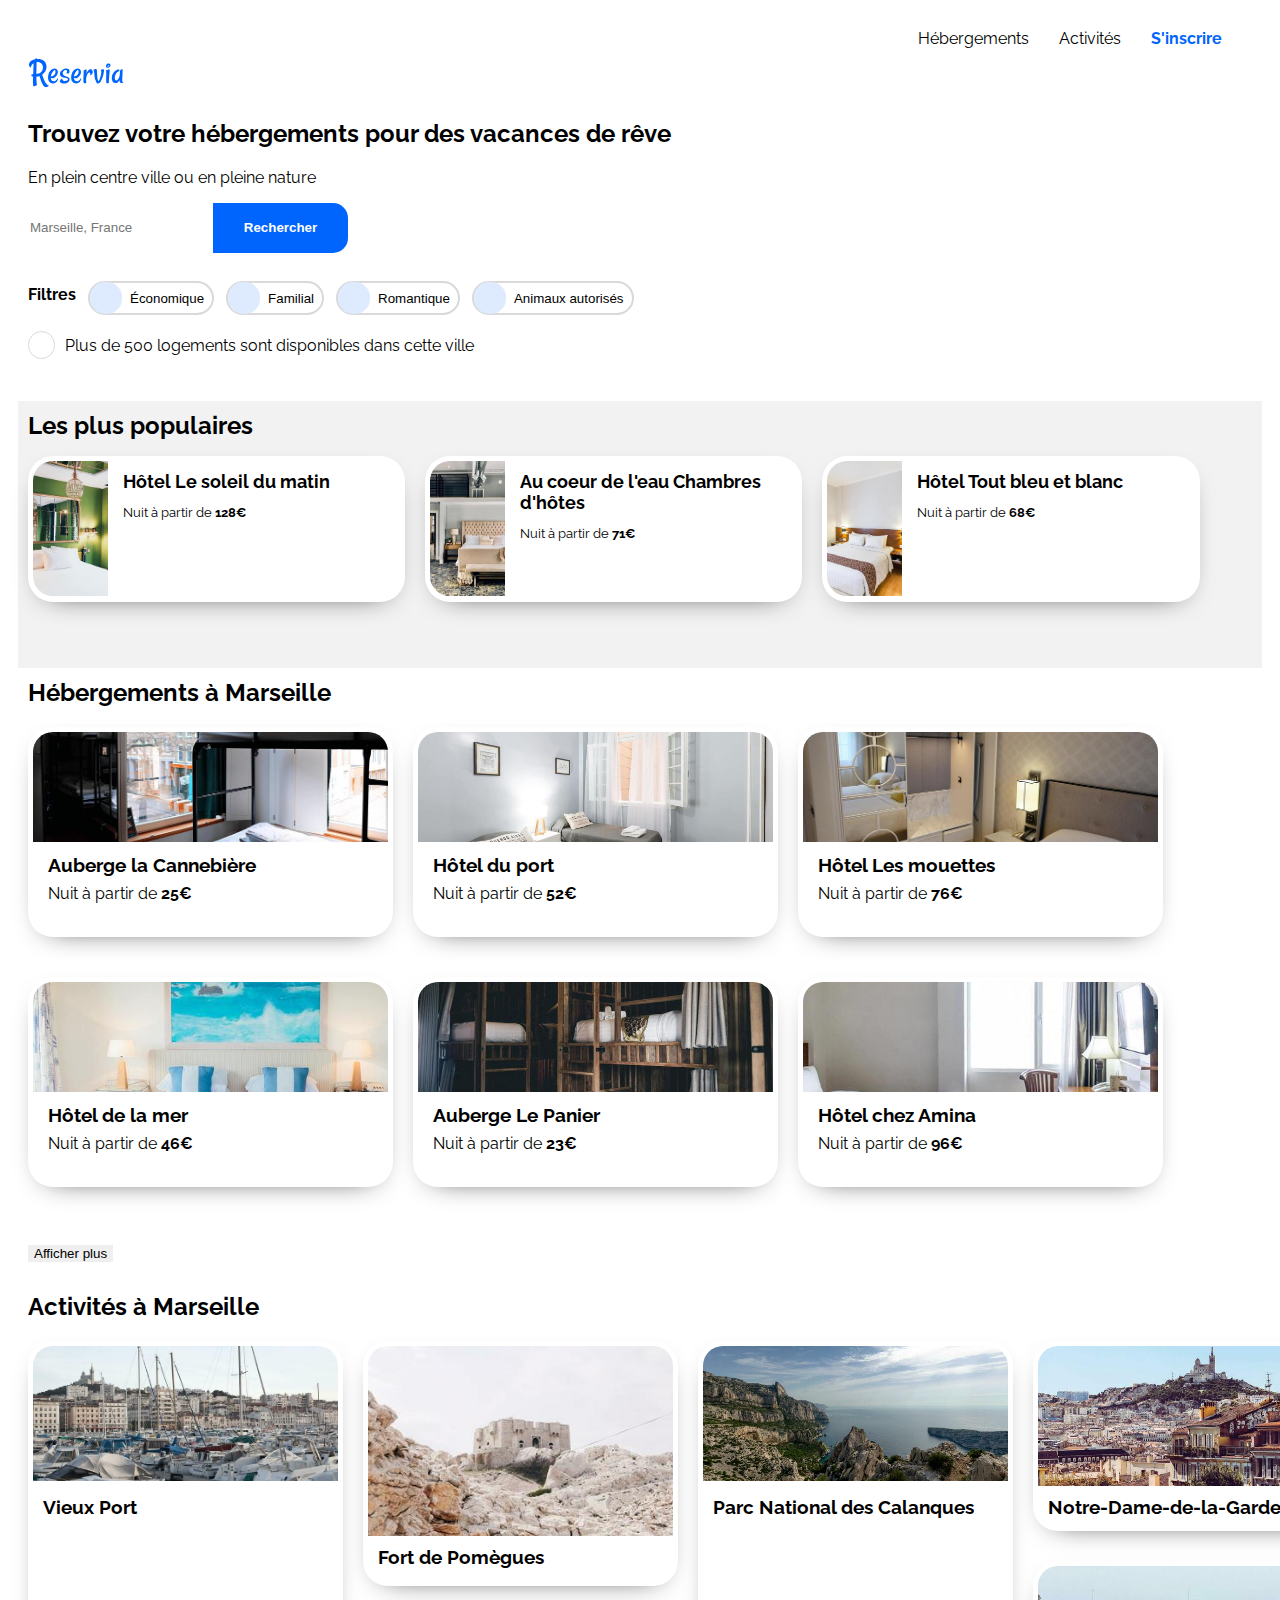
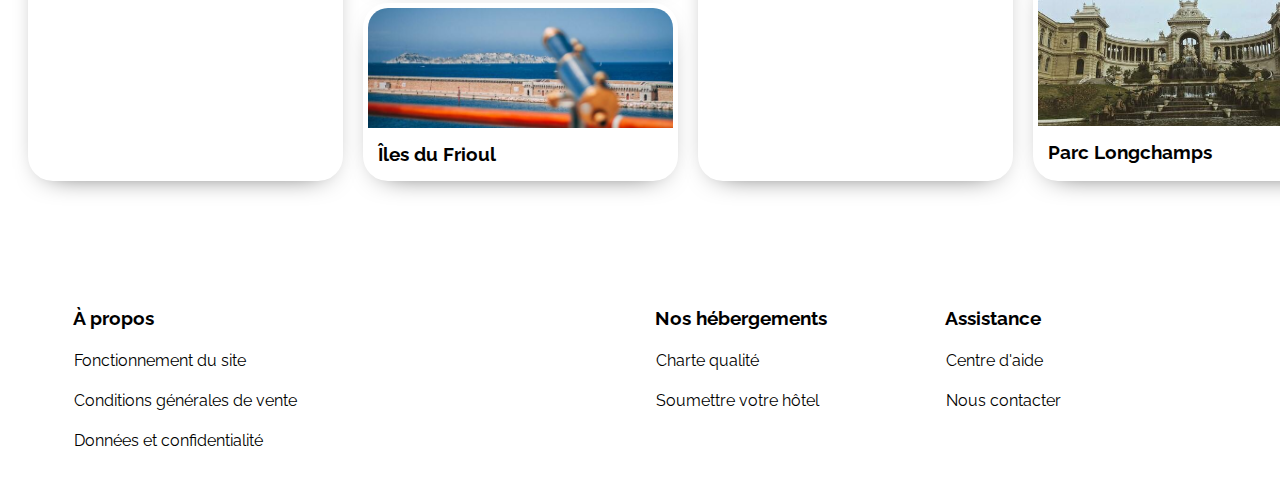
<file: index.html>
<!DOCTYPE html>
<html lang="fr">
    <head>
        <meta charset="utf-8">
        <meta name="viewport" content="width=device-width, initial-scale=1.0">
        <title>Reservia</title>
        <link rel="preconnect" href="https://fonts.gstatic.com">
        <link href="https://fonts.googleapis.com/css2?family=Raleway:wght@400;600&display=swap" rel="stylesheet">   
        <link rel="stylesheet" href="https://cdnjs.cloudflare.com/ajax/libs/font-awesome/5.15.3/css/all.min.css" integrity="sha512-iBBXm8fW90+nuLcSKlbmrPcLa0OT92xO1BIsZ+ywDWZCvqsWgccV3gFoRBv0z+8dLJgyAHIhR35VZc2oM/gI1w==" crossorigin="anonymous" referrerpolicy="no-referrer" />
        <link rel="stylesheet" href="css/index.css">
        <link rel="stylesheet" href="css/accomodations.css">
        <link rel="stylesheet" href="css/activities.css">
    </head>
    <body>
        <div id="content">
        <!--Header-->
            <header id="navbar">
                <div id="logo">
                    <img src="./images/Reservia.svg" alt="Logo Reservia"/> <!--Logo-->
                </div>
                <nav>
                    <ul id="nav-list">
                        <li><a href="#accomodations">Hébergements</a></li>
                        <li><a href="#activities">Activités</a></li>
                        <li><a id="sign-up" href="sign-up.html">S'inscrire</a></li>
                    </ul>
                
                </nav>
            </header>
            <!--trouver hebergement-->
            <div id="town-search">
                <h2>Trouvez votre hébergements pour des vacances de rêve</h2>
                <p>En plein centre ville ou en pleine nature</p>
                <form method="post" action="traitement.php">
                <p class="search">
                    <label for="ville"> <i class="fas fa-map-marker-alt"> </i></label>
                    <input type="search" name="ville" id="ville" placeholder="Marseille, France">
                    <button id="search-button">
                        <span class="searchtext">Rechercher</span>
                        <i class="searchicon fas fa-search"></i>
                    </button>
                </p>
                </form>
                <nav>
                    <p>Filtres</p>
                    <div id="filters">
                        <button title="Économique" class="filter-button"><i class="fas fa-money-bill-wave"></i> Économique</button>
                        <button title="Familial" class="filter-button"><i class="fas fa-child"></i> Familial</button>
                        <button title="Romantique" class="filter-button"><i class="fas fa-heart"></i> Romantique</button>
                        <button title="Animaux autorisés" class="filter-button"><i class="fas fa-dog"></i> Animaux autorisés</button>
                    </div>
                </nav>
                <div id="info">
                    <i class="fas fa-info"></i><p>Plus de 500 logements sont disponibles dans cette ville</p>
                </div>
            </div>
            <!--hebegement a Marseille-->
            <div id="accomodations">
                <article class="town-accomodations">
                    <h2>Hébergements à Marseille</h2>
                    <ul id="accomodations-list">
                        <li id="accomodation-1" class="accomodation">
                            <a href="Cannebiere.html">
                                <div class="image">
                                    <img src="images/Cannebiere.jpg" alt="chambre d'hôtel">
                                </div>
                                <div class="accomodation-info">
                                    <h3>Auberge la Cannebière</h3>
                                    <span>Nuit à partir de <strong>25€</strong></span>
                                    <div class="stars">
                                        <i class="fas fa-star"></i>
                                        <i class="fas fa-star"></i>
                                        <i class="fas fa-star"></i>
                                        <i class="fas fa-star"></i>
                                        <i class="fas fa-star star-empty"></i>
                                    </div>
                                </div>
                            </a>
                        </li>
                        <li id="accomodation-2" class="accomodation">
                            <a href="Port.html">
                                <div class="image">
                                    <img src="images/Port.jpg" alt="chambre d'hôtel">
                                </div>
                                <div class="accomodation-info">
                                    <h3>Hôtel du port</h3>
                                    <span>Nuit à partir de <strong>52€</strong></span>
                                    <div class="stars">
                                        <i class="fas fa-star"></i>
                                        <i class="fas fa-star"></i>
                                        <i class="fas fa-star"></i>
                                        <i class="fas fa-star"></i>
                                        <i class="fas fa-star"></i>
                                    </div>
                                </div>
                            </a>
                        </li>
                        <li id="accomodation-3" class="accomodation">
                            <a href="Mouettes.html">
                                <div class="image">
                                    <img src="images/mouettes.jpg" alt="chambre d'hôtel">
                                </div>
                                <div class="accomodation-info">
                                    <h3>Hôtel Les mouettes</h3>
                                    <span>Nuit à partir de <strong>76€</strong></span>
                                    <div class="stars">
                                        <i class="fas fa-star"></i>
                                        <i class="fas fa-star"></i>
                                        <i class="fas fa-star"></i>
                                        <i class="fas fa-star"></i>
                                        <i class="fas fa-star star-empty"></i>
                                    </div>
                                </div>
                            </a>
                        </li>
                        <li id="accomodation-4" class="accomodation">
                            <a href="Mer.html">
                                <div class="image">
                                    <img src="images/Mer.jpg" alt="chambre d'hôtel">
                                </div>
                                <div class="accomodation-info">
                                    <h3>Hôtel de la mer</h3>
                                    <span>Nuit à partir de <strong>46€</strong></span>
                                    <div class="stars">
                                        <i class="fas fa-star"></i>
                                        <i class="fas fa-star"></i>
                                        <i class="fas fa-star"></i>
                                        <i class="fas fa-star star-empty"></i>
                                        <i class="fas fa-star star-empty"></i>
                                    </div>
                                </div>
                            </a>
                        </li>
                        <li id="accomodation-5" class="accomodation">
                            <a href="Panier.html">
                                <div class="image">
                                    <img src="images/panier.jpg" alt="chambre d'hôtel">
                                </div>
                                <div class="accomodation-info">
                                   <h3>Auberge Le Panier</h3>
                                   <span>Nuit à partir de <strong>23€</strong></span> 
                                   <div class="stars">
                                    <i class="fas fa-star"></i>
                                    <i class="fas fa-star"></i>
                                    <i class="fas fa-star"></i>
                                    <i class="fas fa-star"></i>
                                    <i class="fas fa-star star-empty"></i>
                                   </div>
                                </div>
                            </a>
                        </li>
                        <li id="accomodation-6" class="accomodation">
                            <a href="Amina.html">
                                <div class="image">
                                    <img src="images/amina.jpg" alt="chambre d'hôtel">
                                </div>
                                <div class="accomodation-info">
                                    <h3>Hôtel chez Amina</h3>
                                    <span>Nuit à partir de <strong>96€</strong></span>
                                    <div class="stars">
                                        <i class="fas fa-star"></i>
                                        <i class="fas fa-star"></i>
                                        <i class="fas fa-star"></i>
                                        <i class="fas fa-star"></i>
                                        <i class="fas fa-star"></i>
                                    </div>
                                </div>
                            </a>
                        </li>
                    </ul>
                    <button class="more-button">Afficher plus</button>
                </article>
            <!--les plus populaires-->
                <aside id="popular-accomodations">
                    <div id="title">
                        <h2>Les plus populaires
                        <i class="fas fa-chart-line"></i>
                        </h2>
                    </div>
                    <ul id="popular-list">
                        <li id="popular-1" class="popular">
                            <a href="Soleil.html">
                                <div class="image">
                                    <img src="images/soleil.jpg" alt="chambred'hôtel">
                                </div>
                                <div class="accomodation-info">
                                    <h3>Hôtel Le soleil du matin</h3>
                                    <p>Nuit à partir de <strong>128€</strong></p>
                                    <div class="stars">
                                        <i class="fas fa-star"></i>
                                        <i class="fas fa-star"></i>
                                        <i class="fas fa-star"></i>
                                        <i class="fas fa-star"></i>
                                        <i class="fas fa-star"></i>
                                    </div>
                                </div>
                            </a>
                        </li>
                        <li id="popular-2" class="popular">
                            <a href="Coeur.html">
                                <div class="image">
                                    <img src="images/coeur.jpg" alt="chambre d'hôtel">
                                </div>
                                <div class="accomodation-info">
                                    <h3>Au coeur de l'eau Chambres d'hôtes</h3>
                                    <p>Nuit à partir de <strong>71€</strong></p>
                                    <div class="stars">
                                        <i class="fas fa-star"></i>
                                        <i class="fas fa-star"></i>
                                        <i class="fas fa-star"></i>
                                        <i class="fas fa-star"></i>
                                        <i class="fas fa-star star-empty"></i>
                                    </div>
                                </div>
                            </a>
                        </li>
                        <li id="popular-3" class="popular">
                            <a href="bleuetblanc.html">
                                <div class="image">
                                    <img src="images/bleuetblanc.jpg" alt="chambre d'hôtel">
                                </div>
                                <div class="accomodation-info">
                                    <h3>Hôtel Tout bleu et blanc</h3>
                                    <p>Nuit à partir de <strong>68€</strong></p>
                                    <div class="stars">
                                        <i class="fas fa-star"></i>
                                        <i class="fas fa-star"></i>
                                        <i class="fas fa-star"></i>
                                        <i class="fas fa-star"></i>
                                        <i class="fas fa-star star-empty"></i>
                                    </div>
                                </div>
                            </a>
                        </li>
                    </ul>
                </aside>
            </div>
            <!--Activités a Marseille-->
            <div id="activities">
                <h2>Activités à Marseille</h2>
                <article id="Activités">
                    <ul id="activity-list">
                        <li id="activity-1" class="activity activity-big">
                            <a href="VieuxPort.html">
                                <div class="activity-img">
                                    <img src="images/VieuxPort.jpg" alt="Port de Marseille">
                                </div>
                                <div class="activity-name>">
                                    <h3>Vieux Port</h3>
                                </div>
                            </a>
                        </li>
                        <li id="activity-2" class="activity">
                            <a href="FortPomègues.html">
                                <div class="activity-img">
                                    <img src="images/Fort.jpg" alt="Fort de Pomègues">
                                </div>
                                <div class="activity-name">
                                    <h3>Fort de Pomègues</h3>
                                </div>
                            </a>
                        </li>
                        <li id="activity-3" class="activity">
                            <a href="Frioul.html">
                                <div class="activity-img">
                                    <img src="images/frioul.jpg" alt="Îles du Frioul">
                                </div>
                                <div class="activity-name">
                                    <h3>Îles du Frioul</h3>
                                </div>
                            </a>
                        </li>
                        <li id="activity-4" class="activity activity-big">
                            <a href="Calanques.html">
                                <div class="activity-img">
                                    <img src="images/parc.jpg" alt="Parc National des Calanques">
                                </div>
                                <div class="activity-name">
                                    <h3>Parc National des Calanques</h3>
                                </div>
                            </a>
                        </li>
                        <li id="activity-5" class="activity">
                            <a href="Garde.html">
                                <div class="activity-img">
                                    <img src="images/Garde.jpg" alt="Notre-Dame-de-la-Garde">
                                </div>
                                <div class="activity-name>">
                                    <h3>Notre-Dame-de-la-Garde</h3>
                                </div>
                            </a>
                        </li>
                        <li id="activity-6" class="activity">
                            <a href="Longchamps.html">
                                <div class="activity-img">
                                    <img src="images/longchamps.jpg" alt="Parc Longchamps">
                                </div>
                                <div>
                                    <h3>Parc Longchamps</h3>
                                </div>
                            </a>
                        </li>
                    </ul>
                </article>
            </div>    
            <!--footer-->
            <footer>
                <div id="end-footer">
                    <div id="about">
                        <h3>À propos</h3>
                        <ul>
                            <li>
                                <a href="fonctionnement.html">Fonctionnement du site</a>
                            </li>
                            <li>
                                <a href="Conditions.html">Conditions générales de vente</a>
                            </li>
                            <li>
                                <a href="Données.html">Données et confidentialité</a>
                            </li>
                        </ul>
                    </div>
                    <div id="our-accomodations">
                        <h3>Nos hébergements</h3>
                        <ul>
                            <li>
                                <a href="Charte.html">Charte qualité</a>
                            </li>
                            <li>
                                <a href="Votre-hotel.html">Soumettre votre hôtel</a>
                            </li>
                        </ul>
                    </div>
                    <div id="assistance">
                        <h3>Assistance</h3>
                        <ul>
                            <li>
                                <a href="aide.html">Centre d'aide</a>
                            </li>
                            <li>
                                <a href="contact.html">Nous contacter</a>
                            </li>
                        </ul>
                    </div>
                </div>
            </footer>
        </div>
    </body>
</html>
</file>
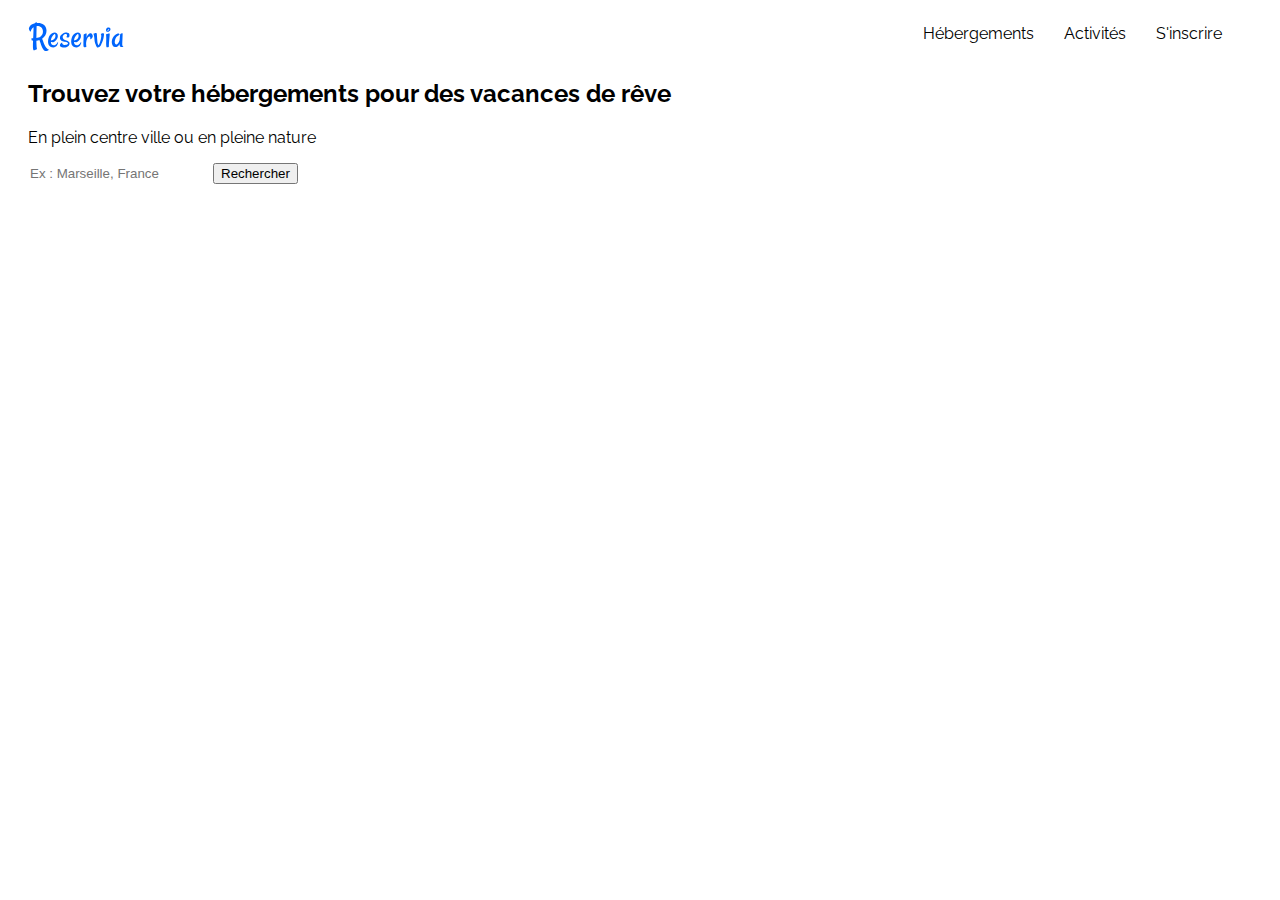
<file: Reservia.html>
<!DOCTYPE html>
<html lang="fr">
    <head>
        <meta charset="utf-8">
        <title>Reservia</title>
        <link rel="preconnect" href="https://fonts.gstatic.com">
        <link href="https://fonts.googleapis.com/css2?family=Raleway&display=swap" rel="stylesheet">
        <link  rel="stylesheet" href="Reservia.css">
        <link rel="stylesheet" href="https://cdnjs.cloudflare.com/ajax/libs/font-awesome/5.15.3/css/all.min.css" integrity="sha512-iBBXm8fW90+nuLcSKlbmrPcLa0OT92xO1BIsZ+ywDWZCvqsWgccV3gFoRBv0z+8dLJgyAHIhR35VZc2oM/gI1w==" crossorigin="anonymous" referrerpolicy="no-referrer" />
    </head>
    <body>
        <div id="content">
        <!--Header-->
            <header>
              <img src="./images/Reservia.svg" alt="Logo Reservia"/> <!--Logo-->
                <nav>
                    <ul>
                        <li><a href="Hébergements">Hébergements</a></li>
                        <li><a href="Activités">Activités</a></li>
                        <li><a href="S'inscire.html">S'inscrire</a></li>
                    </ul>
                </nav>
            </header>
            <!--trouver hebergement-->
            <div id="recherche">
            <h2>Trouvez votre hébergements pour des vacances de rêve</h2>
            <p>En plein centre ville ou en pleine nature</p>
            <form method="post" action="traitement.php">
                <p>
                    <label for="ville"> <i class="fas fa-map-marker-alt"> </i></label>
                    <input type="search" name="ville" id="ville" placeholder="Ex : Marseille, France">

                    <button>Rechercher</button>
                    </p>
                </form>
            </div>
            <!--hebegement a Marseille-->
            <!--les plus populaires-->
            <!--Activités a Marseille-->
            <!--footer-->
        </div>
    </body>
</html>
</file>
<file: css/index.css>
body {
    font-family: 'Raleway', sans-serif;
    background-color: #ffffff;
    padding-right: 20px;
    padding-left: 20px;
}

/* Navbar */
#navbar { 
    display: flex;
    align-items: flex-end;
    justify-content: space-between;

}
#navbar nav {
    display: flex;
}
#navbar nav ul {
    list-style-type: none;
    display: flex;
}
#navbar nav li {
    margin-right: 30px;
}
#navbar nav a {
    font-size: 1em;
    color: black;
    padding-bottom: 3px;
    text-decoration: none;
    position: relative;
    top: 5px;
}
#navbar nav a:hover {
    color: #0065FC ;
    border-top: 3px solid #0065FC;
    padding-top: 20px;
}
#navbar #sign-up{
    font-weight: bold;
    color: #0065FC;
}
#navbar #sign-up:hover{
    border: none;
}

/* Content */
#content {
    max-width: 1440px;
    margin: auto;
}

/*Recherche*/ 
.fas.fa-map-marker-alt{
    background-color: #f2f2f2;
}
.search{
    height: 50px;
    width: 400px;
    margin-left: 0px;
}
input {
    border: none;
    height: 100%;
}
#search-button {
    height: 50px;
    width: 135px;
    border: 1px #0065FC;
    border-radius: 0px 15px 15px 0px;
    background-color: #0065FC;
    color: white;
    cursor: pointer;
    font-weight: bold;
}
#town-search{
    font-size:medium;
    
}
#town-search nav{
    display: flex;
    align-items: center;
}

#town-search nav p {
    font-weight: bold;
    margin-right: 12px;
}

#filters {
    display: flex;
    flex-wrap: wrap;
}

.filter-button {
    border-radius: 20px;
    border: 2px solid #d9d9d9;
    display: flex;
    padding: 0 8px 0 0;
    align-items: center;
    height: 34px;
    margin-right: 12px;
    margin-top: 8px;
    background-color: #ffffff;
}

.filter-button:hover {
    cursor: pointer;
    background: #0065FC;
    color: white;
}

.filter-button i{
    background-color: #deebff;
    border-radius: 15px;
    height: 24px;
    width: 24px;
    padding: 4px;
    display: flex;
    justify-content: center;
    align-items: center;
    margin-right: 8px;
    color: #0065FC;
}
#info{
    display: flex;
    align-items: center;
}
#info i.fas.fa-info{
    height: 16px;
    width: 5px;
    align-items: center;
    justify-content: center;
    justify-items: center;
    margin-right: 10px;
    border: solid #d9d9d9 1px;
    border-radius: 50px;
    padding-right: 10px;
    padding-bottom: 5px;
    padding-left: 10px;
    padding-top: 5px;
    color: #0065FC;
}
h3{
    font-weight: bolder;
    margin: 8px 0px;
}
/*Footer*/
#end-footer {
    display: flex;
    padding-top: 100px;
}
#propos, #Nos-hébergements, #assistance{
    width: 33%;
    text-align: left;
}
#end-footer h3{
    text-align: left;
    margin-left: 45px;
}
#end-footer ul li {
    margin: 6px;
    margin-bottom: 15px;
}

/*Responsive mobile*/
@media (max-width: 768px){
body{
    padding: 10px;
}
    #content{
        width: auto;
    }
    /*responsive #navbar*/ 
    header {
        flex-wrap: wrap;
    }
    #logo{
        width: 100%;
        height: 100%;
        padding-top: 20px;
        padding-left: 30px;
    }
    nav{
        width: 100%;
    }
    #nav-list{
        padding-left: 0px;
        width: 100%;
    }
    #nav-list li{
        padding-top: 20px;
        padding-bottom: 0px;
        border-top: none;
    }
    #nav-list li:hover{
        color: #0065FC;
        border-top: none;
        width: 50%;
    }
    #nav-list li:nth-child(1){
        color: #0065FC;
        border-top: none;
        width: 50%;
        text-align: center;
        margin-left: 9%;
        margin-right: 23%;
        margin-bottom: 0px;
    }
    #nav-list li:nth-child(2){
        color: #0065FC;
        border-top: none;
        width: 50%;
        text-align: center;
        margin-bottom: 0px; 
    }
    #nav-list li a:hover{
        border-top: none;
        border-bottom: solid 3px #0065FC;
        padding-bottom: 10px;
        width: 100%;
        display: flex;
        justify-content: center;
        padding-top: 0px;
    }
    #nav-list li:nth-child(3){
        position: relative;
        top: -72px;
        left: -60px;
        border-bottom: none;
        width: 0px;
        min-width: 0px;
    }
    /* responsive search-bar*/
    .search{
        width: 330px;
        margin: 16px 0px;
    }
    #town-search form{
        width: 95%;
    }
    /* responsive footer */
    #end-footer{
        display: flex;
        flex-direction: column;
        width: 100%;
        padding-top: 40px;
    }
    #propos, #Nos-hébergements, #Assistance{
        width: 100%;
    }
    #propos h3, #Nos-hébergements h3, #Assistance h3{
        margin-left: 0px;
    }
    #propos ul, #Nos-hébergements ul, #Assistance ul{
        padding-left: 0px;
    }
}
/*responsive tablette*/
@media (min-width: 768px) and (max-width: 1024px ){
    body{
        width: auto;
    }
    #content{
        width: 100%;
    }
    header{
        width: 100%;
    }
}
</file>
<file: css/accomodations.css>
.accomodation, .popular{
    background-color: #ffffff;
    border: solid 5px transparent;
    border-radius: 25px;
    box-shadow: 0px 9px 30px -20px black;
    cursor: pointer;
}

.accomodation {
    background-color: #ffffff;
    height: 200px;
    width: 29%;
}
.accomodation:hover{
    transition-duration: 400ms;
    transform: scale(1.05);
}

 ul{
     list-style: none;
     text-decoration: none;
 }
 li{
    display:inline-block;
    width: 100%;
    margin-right: 20px;
    margin-bottom: 40px;
}
 #town-accomodations {
    padding: 45px 38px 25px 38px;
    background-color: #f2f2f2;
    border-radius: 25px;
    display: flex;
    flex-wrap: wrap;
 }
 ul#accomodations-list{
    padding: 0px;
    display: flex;
    flex-wrap: wrap;
 }
 #accomodations h2{
     margin-top: 0px;
 }
 .accomodation img{
    border-radius: 20px 20px 0px 0px;
    width: 100%;
    height: 100%;
    object-fit: cover;
    height: 110px;
    border-radius: 20px 20px 0px 0px;
}
 a{
     color: black;
     text-decoration: none;
 }
 .stars{
     color: #0065FC;
     margin-bottom: 4px;
 }
 .star-empty{
     color: rgb(202, 202, 202);
 }
 .accomodation-info{
     padding-left: 15px;
 }
#accomodations{
    display: flex;
    margin-bottom: 20px;
    padding-top: 30px;
}
article.town-accomodations{
    margin-right: 20px;
    flex: 3;
    background-color: #f2f2f2;
    border-radius: 25px;
    padding: 35px;
}
.more-button{
    border: none;
}
aside{
    flex: 1;
    position: relative;
    padding: 35px 30px 0px 30px;
    background-color: #f2f2f2;
    border-radius: 25px;
}
#title h2{
    display: flex;
    justify-content: space-between;
    margin: 0px;
}
.popular{
    width: 350px;
    height: 136px;
}
.popular:hover{
    transition-duration: 400ms;
    transform: scale(1.05);
}
.popular .accomodation-info h3{
    margin: 0;
    padding-top: 10px;
}
ul#popular-list{
    padding:0px;
}
.popular img{
    border-radius: 20px 0px 0px 20px;
    height: 135px;
    width: 130px;
    padding-top: 0px;
    border-radius: 20px 0px 0px 20px;
    object-fit: cover;
    float: left;
    margin-right: 15px;
}
    /*responsive mobile*/
@media (max-width: 767px ){
    /*responsive accomodations*/
    #accomodations{
        flex-direction: column-reverse;
        margin-left: 0px;
        padding-left: 0px;
    }
    article.town-accomodations, aside#popular-accomodations{
        width: 100%;
        margin-bottom: 15px;
        margin-left: 0px;
        padding-left: 0px;
        border-radius: 0px;
    }
    ul#popular-list{
        padding: 0px;
    }
    ul#accomodations-list{
        padding: 0px;
    }
    #popular-accomodations{
        width: 100%;
    }
    .popular{
        width: 92%;
        padding: 0px;
        margin: 0px;
        margin-bottom: 20px;
    }
    #title .fa-chart-line{
        position: relative;
        left: -25px;
    }
    .accomodation{
        width: 95%;
    }
    article.town-accomodations{
        padding: 10px;
        background-color: #ffffff;
    }
    aside#popular-accomodations{
        padding:10px;
    }
}
/*responsive tablette*/
@media (min-width: 767px) and (max-width: 1366px){
    #accomodations{
        flex-direction: column-reverse;
        width: 100%;
        align-items: center;
    }
    article, aside{
        width: 100%;
    }
    article.town-accomodations{
        margin: 0px;
        background-color: #ffffff;
        padding: 10px;
    }
    aside#popular-accomodations{
        padding: 10px;
        border-radius: 0px;
    }
    #title .fa-chart-line{
        position: relative;
        left: -25px;
    }
    ul#popular-list{
        padding-left: 0px;
        display: flex;
    }
    ul#accomodations-list{
        padding-left: 0px;
    }
    .popular{
        width: 30%;
    }
    .popular img{
        width: 75px;
    }
    .popular .accomodation-info h3{
        font-size: large;
        margin: 0px;
    }
    .popular .accomodation-info{
       font-size: small;
    }
    .accomodation{
        width: 29%;
    }
}
</file>
<file: css/activities.css>
#activities{
    white-space: nowrap;
}
#activities h2{
    margin-top: 0px;
}
article#Activités h3{
    margin-left: 10px;
}
.activity, .activity1{
    background-color: #ffffff;
    border: solid 5px #ffffff;
    border-radius: 25px;
    box-shadow: 0px 9px 30px -20px black;
    cursor: pointer;
    width: 22%;
}
.activity img, .activity1 img{
    border-radius: 20px 20px 0px 0px;
    width: 100%;
    height:100%;
    object-fit: cover;
}
#activity-1, #activity-4{
    height: 430px;
    width: 305px;
    grid-row: 1/4;
}
#activity-2, #activity-3, #activity-5, #activity-6{
    width: 305px;
}
.activity .activity-img{
    height: 135px;
    border-radius: 25px 25px 0px 0px;
    object-fit: cover;
}
.activity1 .activity-img{
    height: 380px;
    border-radius: 25px 25px 0px 0px;
    object-fit: cover;
}
#activity-list{
    display: grid;
    grid-template-columns: 4fr 4fr 4fr 4fr;
    grid-template-rows: 180px 2px 180px;
    column-gap: 0%;
    row-gap: 40px;
    padding: 0px;
}
#activity-1 h3, #activity-4 h3{
    margin-top: 15px;
}
#activity-2{
    grid-row: 1/3;
    height: 235px;
}
#activity-2 img{
    height: 190px;
}
#activity-2 h3{
    margin-top: 65px;
}
#activity-3{
    grid-row: 3/4;
    height: 168px;
}
#activity-3 h3{
    margin-top: 0px;
}
#activity-3 img{
    height: 120px;
}
#activity-5{
    grid-row: 1/2;
    height: 180px ;
}
#activity-5 img{
    height:140px;
}
#activity-5 h3{
    margin-top: 15px;
}
#activity-6{
    grid-row: 2/4;
    height: 210px;
}
#activity-6 img{
    height: 160px;
}
#activity-6 h3{
    margin-top: 40px;
}
/*responsive mobile*/
@media (max-width: 767px){
    /* respoinsive activity*/
    #activities{
        width: 100%;
    }
    #activities h3{
        margin-top: 20px;
    }
    ul#activity-list{
        grid-template-columns: 1fr;
        grid-template-rows: 6fr 6fr 6fr 6fr 6fr 6fr;
        padding: 0px;
        width: 100%;
        margin: 0px;
        padding-bottom: 50px;
    }
    #activity-1, #activity-2, #activity-3, #activity-5, #activity-4, #activity-6{
        grid-column: 1/2;
        grid-row: 1/2;
        margin: 0px;
        height: 190px;
        width: 95%;
    }
    #activity-2{
        grid-row: 2/3;
    }
    #activity-3{
        grid-row: 3/4;
    }
    #activity-5{
        grid-row: 4/5;
    }
    #activity-4{
        grid-row: 5/6;
    }
    #activity-6{
        grid-row: 6/7;
    }
   .activity1 .activity-img{
       height: 135px;
   }
   #activity-2 img{
       height: 135px;
   }
   #activity-2 h3{
       margin-top: 20px;
   }
   #activity-6 img{
       height:135px;
   }
   #activity-6 h3{
       margin-top:20px
   }
}
/*responsive tablette*/
@media (min-width: 767px) and (max-width: 1024px ){
    #activities{
        width: 100%;
        padding-left: 10px;
    }
    ul#activity-list{
        grid-template-columns: 1fr 1fr;
        grid-template-rows: 1fr;
        padding: 0px;
        padding-bottom: 30px;
        width: 100%;
        margin: 0px;
        row-gap: 16px;
        column-gap: 0px;
    }
    .activity, .activity1{
        margin: 0px;
        width: 100%;
    }
    #activity-1{
        grid-column: 1/2;
        grid-row: 1/3;
        width: 90%;
    }
    #activity-2{
        grid-column: 2/2;
        grid-row: 1/2;
        margin: 0px;
        width: 90%;
    }
    #activity-3{
        grid-column: 2/2;
        grid-row: 2/3;
        margin: 0px;
        width: 90%;
    }
    #activity-4{
        grid-column: 2/2;
        grid-row: 3/5;
        width: 90%;
    }
    #activity-5{
        grid-column: 1/2;
        grid-row: 3/4;
        width: 90%;
    }
    #activity-6{
        grid-column: 1/2;
        grid-row: 4/5;
        width: 90%;
    }
}
</file>
<file: Reservia.css>
body {
    font-family: 'Raleway', sans-serif;
    background-color: #ffffff;
    padding-right: 20px;
    padding-left: 20px;
}

#content {
    max-width: 1440px;
    margin: auto;
}

/*navigation*/
header { 
    display: flex;
    align-items: flex-end;
    justify-content: space-between;

}
header nav{
    display: flex;
}
header nav ul {
    list-style-type: none;
    display: flex;
}

header nav li {
    margin-right: 30px;
}

header nav a {
    font-size: 1em;
    color: black;
    padding-bottom: 3px;
    text-decoration: none;
}
header nav a:hover {
    color: #0065FC ;
    border-top: 3px solid #0065FC;
    padding-top: 20px;
}
#nav-list a{
    position: relative;
    top: 5px;
}
#sign-up{
    font-weight: bold;
    color: #0065FC;
}
#sign-up:hover{
    border: none;
}

/*Recherche*/ 
.search{
    height: 50px;
    width: 400px;
    margin-left: 20px;
}
input {
    border: none;
    height: 100%;
}

#search-button {
    height: 100%;
    width: 150px;
    border: 1px #0065FC;
    border-radius: 0px 15px 15px 0px;
    background-color: #0065FC;
    color: white;
    cursor: pointer;
}
#recherche{
    font-size:medium;
    
}
#recherche nav{
    display: flex;
    align-items: center;
}

#recherche nav p {
    font-weight: bold;
    margin-right: 12px;
}

#filters {
    display: flex;
    flex-wrap: wrap;
}

.filter-button {
    border-radius: 20px;
    border: 2px solid #d9d9d9;
    display: flex;
    padding: 0 8px 0 0;
    align-items: center;
    height: 34px;
    margin-right: 12px;
    margin-top: 8px;
    background-color: #ffffff;
}

.filter-button:hover {
    cursor: pointer;
    background: #0065FC;
    color: white;
}

.filter-button i{
    background-color: #deebff;
    border-radius: 15px;
    height: 24px;
    width: 24px;
    padding: 4px;
    display: flex;
    justify-content: center;
    align-items: center;
    margin-right: 8px;
    color: #0065FC;
}
#info{
    display: flex;
    align-items: center;
}
#info i.fas.fa-info{
    height: 16px;
    width: 5px;
    align-items: center;
    justify-content: center;
    justify-items: center;
    margin-right: 10px;
    border: solid #d9d9d9 1px;
    border-radius: 50px;
    padding-right: 10px;
    padding-bottom: 5px;
    padding-left: 10px;
    padding-top: 5px;
    color: #0065FC;
}
h3{
    font-weight: bolder;
    margin: 8px 0px;
}
/*Footer*/
#end-footer {
    display: flex;
    padding-top: 100px;
}
#propos, #Nos-hébergements, #assistance{
    width: 33%;
    text-align: left;
}
#end-footer h3{
    text-align: left;
    margin-left: 45px;
}
#end-footer ul li {
    margin: 6px;
    margin-bottom: 15px;
}
/*responsive header*/ 
@media (max-width: 600px){
    #content{
        width: auto;
    }
    header {
        flex-wrap: wrap;
    }
    #logo{
        width: 100%;
        height: 100%;
        padding-top: 20px;
        padding-left: 30px;
    }
    nav{
        width: 100%;
    }
    #nav-list{
        padding-left: 0px;
        width: 100%;
    }
    #nav-list li{
        padding-top: 20px;
        padding-bottom: 10px;
        border-top: none;
    }
    #nav-list li:hover{
        color: #0065FC;
        border-top: none;
        border-bottom: solid 3px #0065FC;
        width: 300px;
    }
    #nav-list li:nth-child(1){
        color: #0065FC;
        border-top: none;
        width: 300px;
        text-align: center;
    }
    #nav-list li:nth-child(2){
        color: #0065FC;
        border-top: none;
        width: 300px;
        text-align: center;
    }
    #nav-list li a:hover{
        border-top: none;
    }
    #nav-list li a:hover{
        border-top:none;
    }
    #nav-list li:nth-child(3){
        position: relative;
        top: -72px;
        left: -140px;
        border-bottom: none;
        width: 0px;
        min-width: 0px;
    }
    /* responsive footer */
    #end-footer{
        display: flex;
        flex-direction: column;
        width: 100%;
    }
    .propos ul, .Nos-hébergements ul, .Assistance ul{
        width: 100%;
    }
}
</file>
